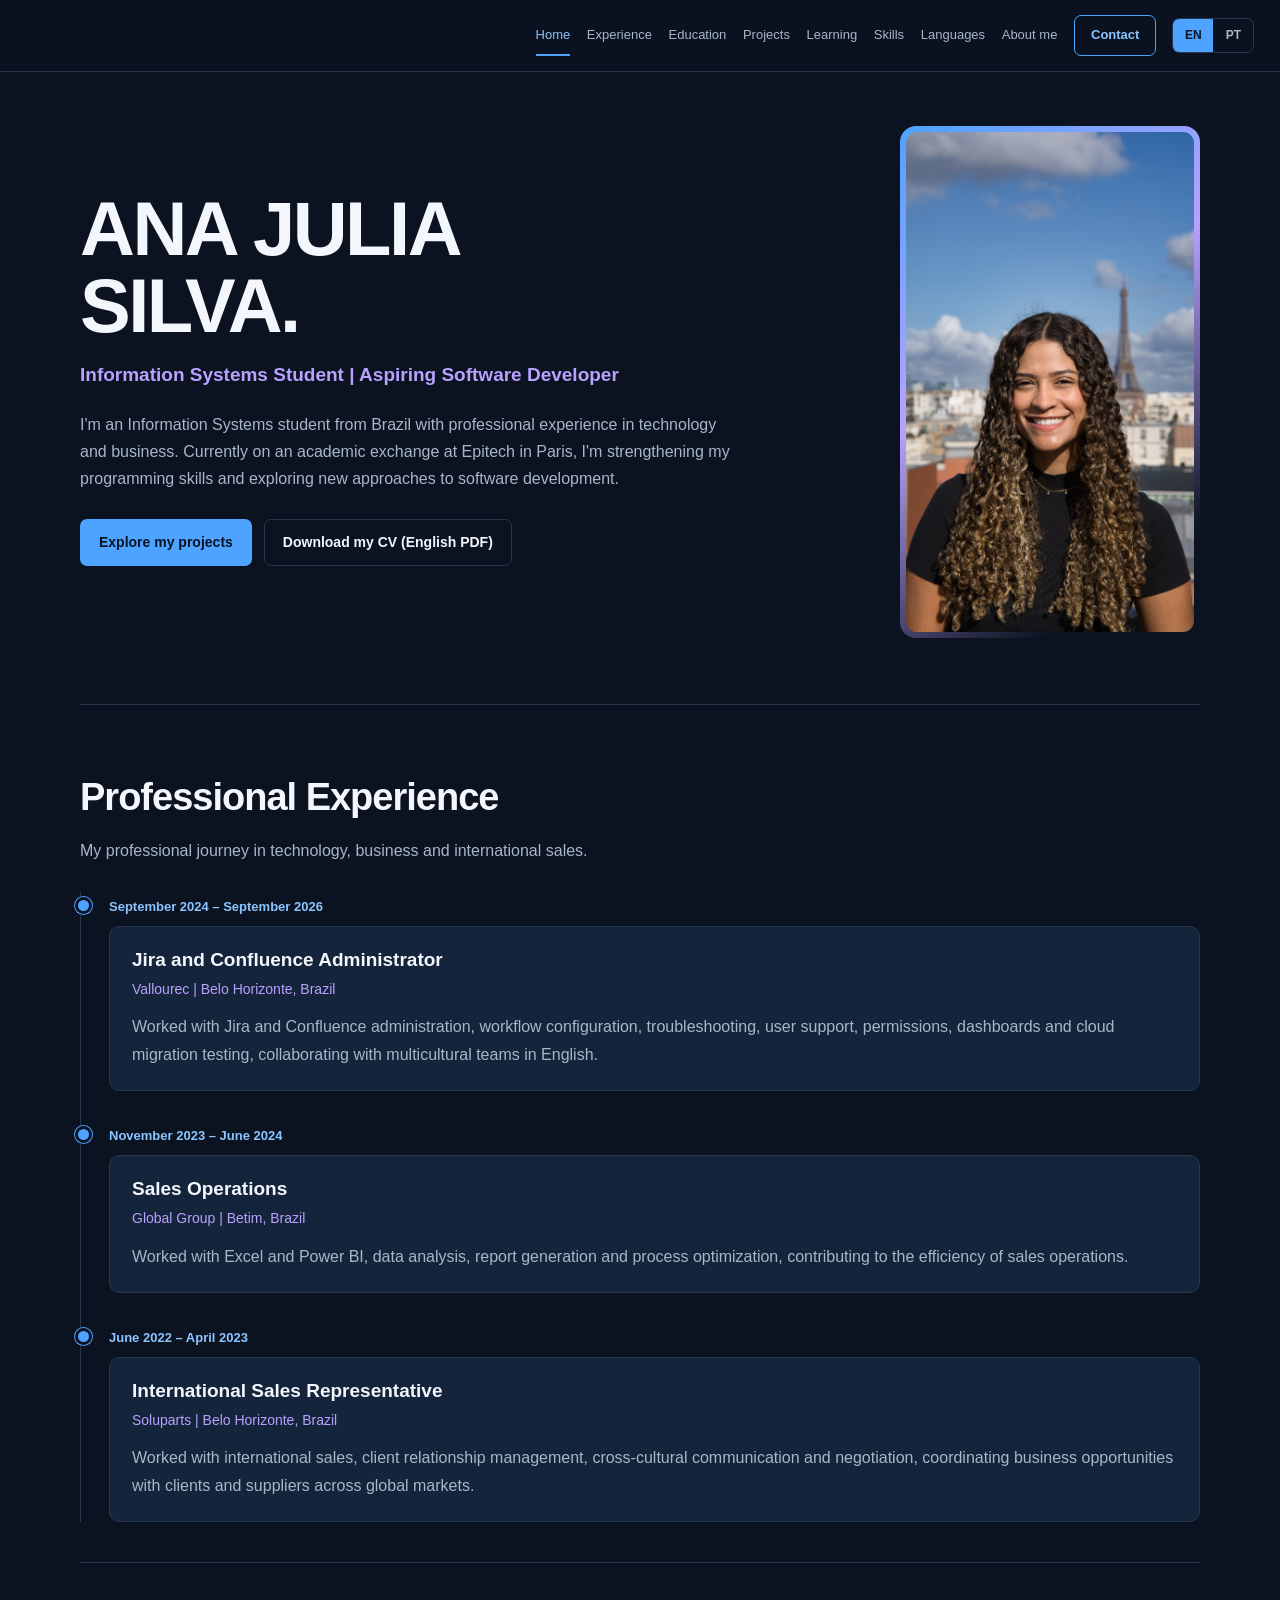
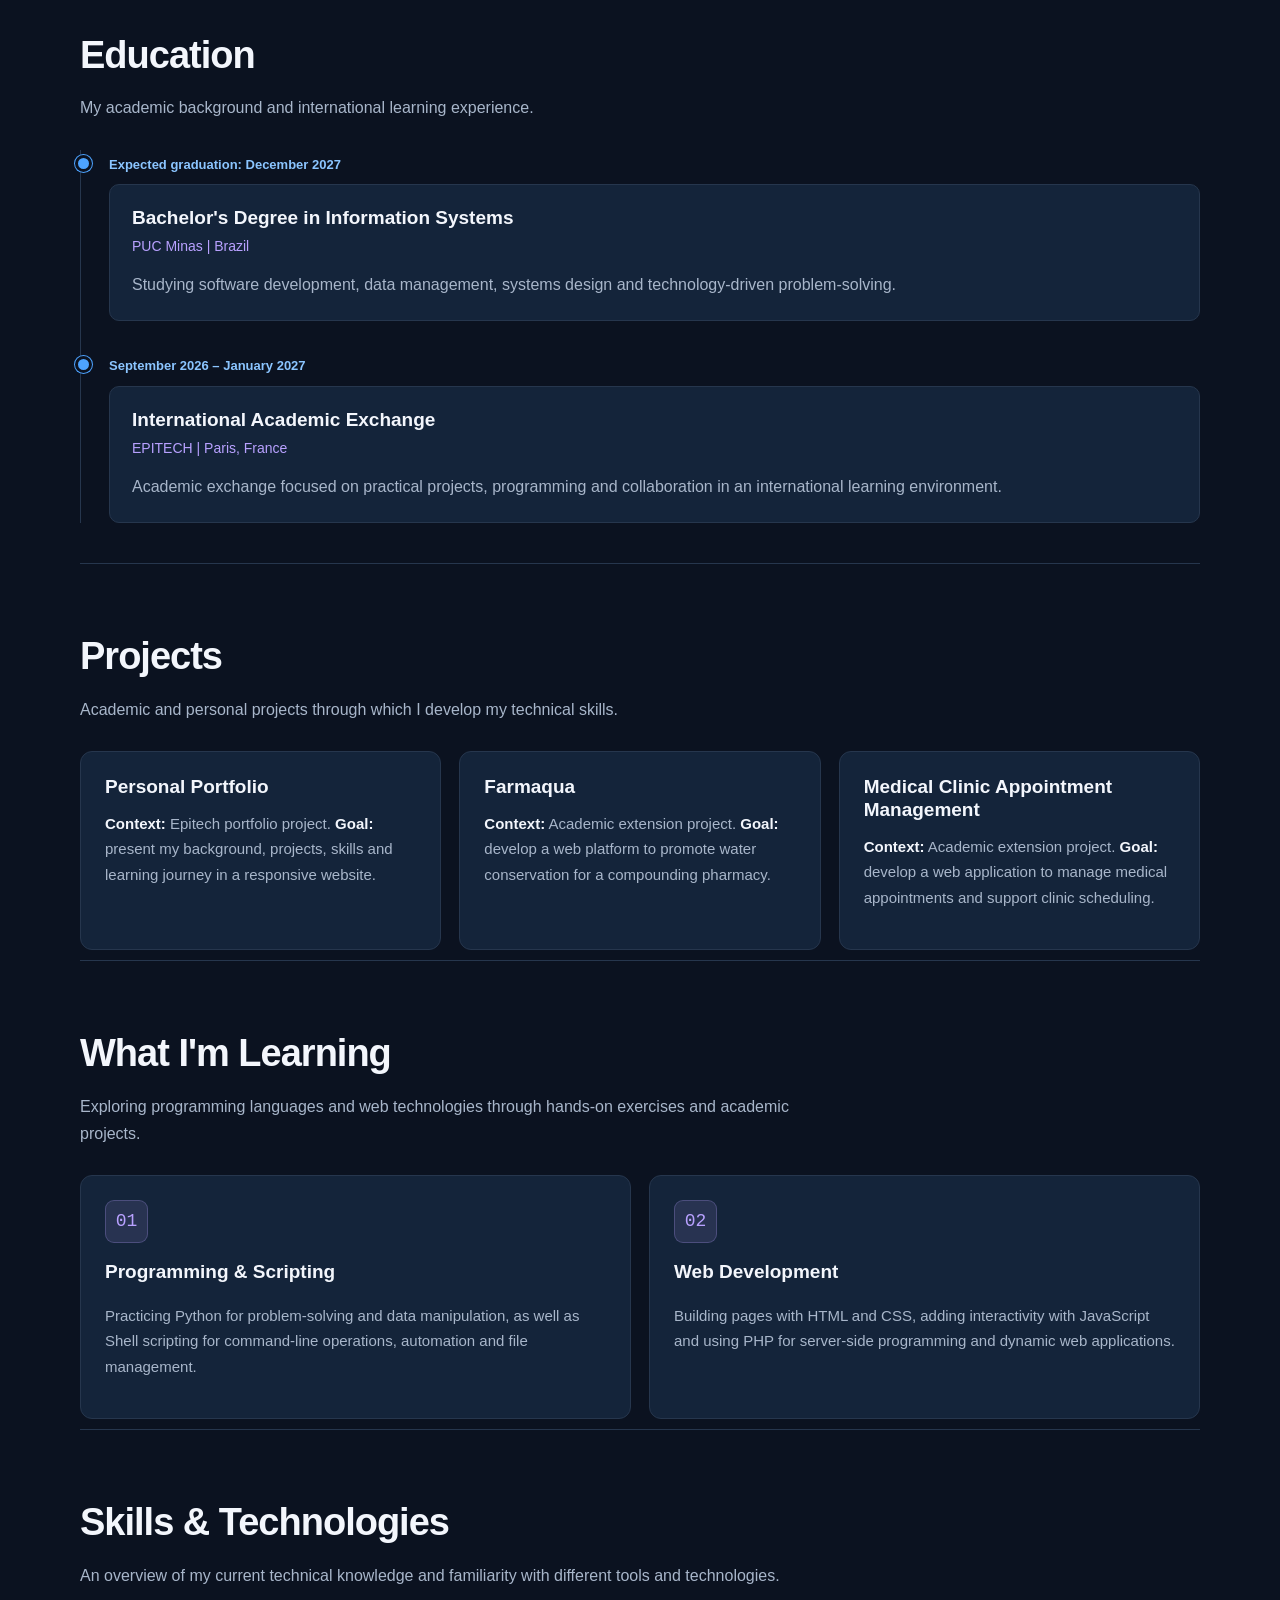
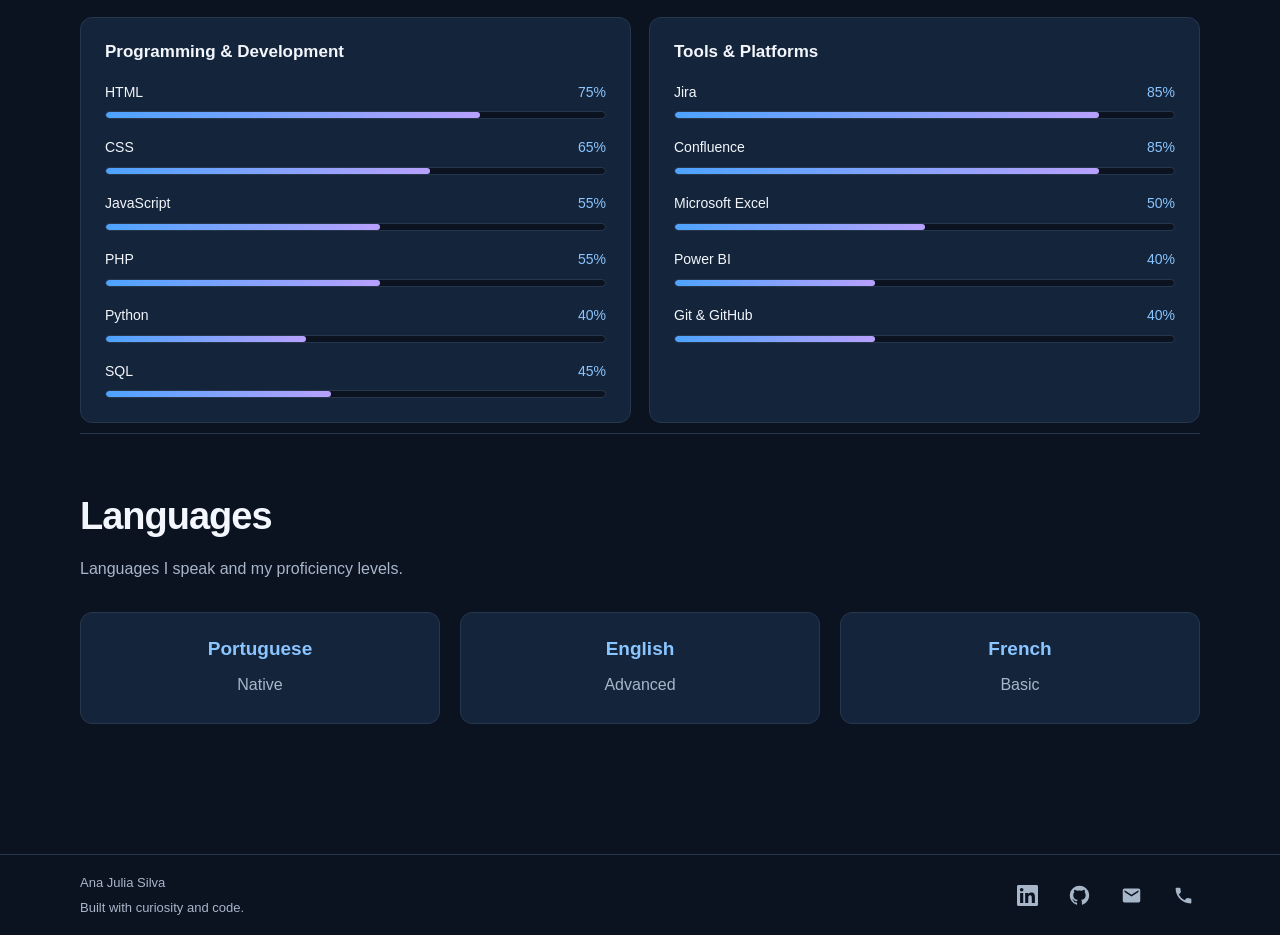
<file: index.html>
<!DOCTYPE html>
<html lang="en">
<head>
    <meta charset="UTF-8">
    <meta name="viewport" content="width=device-width, initial-scale=1.0">

    <title>Ana Julia Silva | Portfolio</title>
    <meta name="description" content="Ana Julia Silva's portfolio. Information Systems student interested in technology and software development.">

    <!-- SEO: Social media preview -->
    <meta property="og:type" content="website">
    <meta property="og:title" content="Ana Julia Silva | IT Portfolio">
    <meta property="og:description" content="Discover Ana Julia Silva's experience, education, projects and skills in technology.">

    <link rel="stylesheet" href="css/style.css">
    <script src="js/script.js" defer></script>
</head>

<body>

<a href="#main" class="skip-link" data-i18n="skip">Skip to content</a>

<header class="header">
    <div class="nav-container">

        <button class="menu-toggle" id="menu-toggle"
            type="button"
            aria-label="Open navigation menu"
            aria-expanded="false"
            aria-controls="main-nav">
            <span></span>
            <span></span>
            <span></span>
        </button>

        <nav class="nav" id="main-nav" aria-label="Main navigation">

            <a href="#home" class="nav-link" data-i18n="nav_home">Home</a>
            <a href="#experience" class="nav-link" data-i18n="nav_exp">Experience</a>
            <a href="#education" class="nav-link" data-i18n="nav_education">Education</a>
            <a href="#projects" class="nav-link" data-i18n="nav_proj">Projects</a>
            <a href="#learning" class="nav-link" data-i18n="nav_learning">Learning</a>
            <a href="#skills" class="nav-link" data-i18n="nav_skills">Skills</a>
            <a href="#languages" class="nav-link" data-i18n="nav_languages">Languages</a>
            <a href="about.html" class="nav-link" data-i18n="nav_about">About me</a>
            <a href="contact.html" class="nav-link nav-link-contact" data-i18n="nav_contact"> Contact </a>

        </nav>

        <div class="header-tools">
            <div class="lang-switch" role="group" aria-label="Language">

                <button type="button" data-lang="en"
                    aria-pressed="true">EN</button>

                <button type="button" data-lang="pt"
                    aria-pressed="false">PT</button>

            </div>
        </div>

    </div>
</header>


<main id="main">

    <!-- INTRODUCTION -->

    <section class="hero section-container" id="home">

        <div class="hero-intro">

            <h1>
                ANA JULIA
                <span>SILVA.</span>
            </h1>

            <p class="hero-role" data-i18n="hero_role">
                Information Systems Student | Aspiring Software Developer
            </p>

        </div>

        <div class="hero-body">

            <p class="hero-description" data-i18n="hero_desc">
                I'm an Information Systems student from Brazil with professional
                experience in technology and business. Currently on an academic
                exchange at Epitech in Paris, I'm strengthening my programming
                skills and exploring new approaches to software development.
            </p>

            <div class="hero-buttons">

                <a href="#projects" class="button button-primary"
                    data-i18n="btn_work">
                    Explore my projects
                </a>

                <a href="assets/AnaCV.pdf" id="cv-download" class="button button-secondary" download data-i18n="btn_cv"> Download my CV (English PDF) 

                </a>

            </div>

        </div>

        <div class="hero-visual">

            <div class="photo-frame">
                <img
                    src="images/profile.jpeg"
                    alt="Ana Julia Silva"
                    class="profile-photo"
                    width="400"
                    height="500">
            </div>


        </div>

    </section>


    <!-- PROFESSIONAL EXPERIENCE -->

    <section class="section section-container" id="experience">

        <div class="section-heading">

            <h2 data-i18n="exp_title">Professional Experience</h2>

            <p class="section-intro" data-i18n="exp_intro">
                My professional journey in technology, business and international sales.
            </p>

        </div>

        <div class="timeline">

            <article class="timeline-item">

                <span class="timeline-date" data-i18n="exp1_date">
                    September 2024 – September 2026
                </span>

                <div class="timeline-content">

                    <h3 data-i18n="exp1_title">
                        Jira and Confluence Administrator
                    </h3>

                    <p class="item-subtitle" data-i18n="exp1_sub">
                        Vallourec | Belo Horizonte, Brazil
                    </p>

                    <p data-i18n="exp1_text">
                        Worked with Jira and Confluence administration,
                        workflow configuration, troubleshooting, user support,
                        permissions, dashboards and cloud migration testing,
                        collaborating with multicultural teams in English.
                    </p>

                </div>

            </article>


            <article class="timeline-item">

                <span class="timeline-date" data-i18n="exp2_date">
                    November 2023 – June 2024
                </span>

                <div class="timeline-content">

                    <h3 data-i18n="exp2_title">Sales Operations</h3>

                    <p class="item-subtitle" data-i18n="exp2_sub">
                        Global Group | Betim, Brazil
                    </p>

                    <p data-i18n="exp2_text">
                        Worked with Excel and Power BI, data analysis,
                        report generation and process optimization,
                        contributing to the efficiency of sales operations.
                    </p>

                </div>

            </article>


            <article class="timeline-item">

                <span class="timeline-date" data-i18n="exp3_date">
                    June 2022 – April 2023
                </span>

                <div class="timeline-content">

                    <h3 data-i18n="exp3_title">
                        International Sales Representative
                    </h3>

                    <p class="item-subtitle" data-i18n="exp3_sub">
                        Soluparts | Belo Horizonte, Brazil
                    </p>

                    <p data-i18n="exp3_text">
                        Worked with international sales, client relationship
                        management, cross-cultural communication and negotiation,
                        coordinating business opportunities with clients and
                        suppliers across global markets.
                    </p>

                </div>

            </article>

        </div>

    </section>


    <!-- EDUCATION -->

    <section class="section section-container" id="education">

        <div class="section-heading">

            <h2 data-i18n="education_title">Education</h2>

            <p class="section-intro" data-i18n="education_intro">
                My academic background and international learning experience.
            </p>

        </div>

        <div class="timeline">

            <article class="timeline-item">

                <span class="timeline-date" data-i18n="edu1_date">
                    Expected graduation: December 2027
                </span>

                <div class="timeline-content">

                    <h3 data-i18n="edu1_title">
                        Bachelor's Degree in Information Systems
                    </h3>

                    <p class="item-subtitle" data-i18n="edu1_sub">
                        PUC Minas | Brazil
                    </p>

                    <p data-i18n="edu1_text">
                        Studying software development, data management,
                        systems design and technology-driven problem-solving.
                    </p>

                </div>

            </article>


            <article class="timeline-item">

                <span class="timeline-date" data-i18n="edu2_date">
                    September 2026 – January 2027
                </span>

                <div class="timeline-content">

                    <h3 data-i18n="edu2_title">
                        International Academic Exchange
                    </h3>

                    <p class="item-subtitle" data-i18n="edu2_sub">
                        EPITECH | Paris, France
                    </p>

                    <p data-i18n="edu2_text">
                        Academic exchange focused on practical projects,
                        programming and collaboration in an international
                        learning environment.
                    </p>

                </div>

            </article>

        </div>

    </section>


    <!-- PROJECTS -->

    <section class="section section-container" id="projects">

        <div class="section-heading">

            <h2 data-i18n="projects_title">Projects</h2>

            <p class="section-intro" data-i18n="projects_intro">
                Academic and personal projects through which I develop my technical skills.
            </p>

        </div>

        <div class="project-grid">

            <article class="project-card">

                <h3 data-i18n="p1_title">Personal Portfolio</h3>

                <p data-i18n="p1_desc">
                    <strong>Context:</strong> Epitech portfolio project.
                    <strong>Goal:</strong> present my background, projects,
                    skills and learning journey in a responsive website.
                </p>

            </article>


            <article class="project-card">

                <h3 data-i18n="p2_title">Farmaqua</h3>

                <p data-i18n="p2_desc">
                    <strong>Context:</strong> Academic extension project.
                    <strong>Goal:</strong> develop a web platform to promote
                    water conservation for a compounding pharmacy.
                </p>

            </article>


            <article class="project-card">

                <h3 data-i18n="p3_title">
                    Medical Clinic Appointment Management
                </h3>

                <p data-i18n="p3_desc">
                    <strong>Context:</strong> Academic extension project.
                    <strong>Goal:</strong> develop a web application to
                    manage medical appointments and support clinic scheduling.
                </p>

            </article>

        </div>

    </section>


    <!-- LEARNING -->

    <section class="section section-container" id="learning">

        <div class="section-heading">

            <h2 data-i18n="learning_title">What I'm Learning</h2>

            <p class="section-intro" data-i18n="learning_intro">
                Exploring programming languages and web technologies through
                hands-on exercises and academic projects.
            </p>

        </div>

        <div class="learning-grid">

            <article class="learning-card">

                <span class="learning-icon">01</span>

                <h3 data-i18n="learning1">
                    Programming & Scripting
                </h3>

                <p data-i18n="learning1_desc">
                    Practicing Python for problem-solving and data manipulation,
                    as well as Shell scripting for command-line operations,
                    automation and file management.
                </p>

            </article>


            <article class="learning-card">

                <span class="learning-icon">02</span>

                <h3 data-i18n="learning2">
                    Web Development
                </h3>

                <p data-i18n="learning2_desc">
                    Building pages with HTML and CSS, adding interactivity
                    with JavaScript and using PHP for server-side programming
                    and dynamic web applications.
                </p>

            </article>

        </div>

    </section>


    <!-- SKILLS AND TECHNOLOGIES -->

    <section class="section section-container" id="skills">

        <div class="section-heading">

            <h2 data-i18n="skills_title">Skills & Technologies</h2>

            <p class="section-intro" data-i18n="skills_intro">
                An overview of my current technical knowledge and familiarity
                with different tools and technologies.
            </p>

        </div>

        <div class="skills-layout">

            <article class="skill-group">

                <h3 data-i18n="skill_programming">
                    Programming & Development
                </h3>

                <div class="skill">

                    <div class="skill-heading">
                        <span>HTML</span>
                        <span>75%</span>
                    </div>

                    <div class="skill-track">
                        <div class="skill-fill" style="--level:75%"></div>
                    </div>

                </div>


                <div class="skill">

                    <div class="skill-heading">
                        <span>CSS</span>
                        <span>65%</span>
                    </div>

                    <div class="skill-track">
                        <div class="skill-fill" style="--level:65%"></div>
                    </div>

                </div>


                <div class="skill">

                    <div class="skill-heading">
                        <span>JavaScript</span>
                        <span>55%</span>
                    </div>

                    <div class="skill-track">
                        <div class="skill-fill" style="--level:55%"></div>
                    </div>

                </div>


                <div class="skill">

                    <div class="skill-heading">
                        <span>PHP</span>
                        <span>55%</span>
                    </div>

                    <div class="skill-track">
                        <div class="skill-fill" style="--level:55%"></div>
                    </div>

                </div>


                <div class="skill">

                    <div class="skill-heading">
                        <span>Python</span>
                        <span>40%</span>
                    </div>

                    <div class="skill-track">
                        <div class="skill-fill" style="--level:40%"></div>
                    </div>

                </div>


                <div class="skill">

                    <div class="skill-heading">
                        <span>SQL</span>
                        <span>45%</span>
                    </div>

                    <div class="skill-track">
                        <div class="skill-fill" style="--level:45%"></div>
                    </div>

                </div>

            </article>


            <article class="skill-group">

                <h3 data-i18n="skill_tools">Tools & Platforms</h3>

                <div class="skill">

                    <div class="skill-heading">
                        <span>Jira</span>
                        <span>85%</span>
                    </div>

                    <div class="skill-track">
                        <div class="skill-fill" style="--level:85%"></div>
                    </div>

                </div>


                <div class="skill">

                    <div class="skill-heading">
                        <span>Confluence</span>
                        <span>85%</span>
                    </div>

                    <div class="skill-track">
                        <div class="skill-fill" style="--level:85%"></div>
                    </div>

                </div>


                <div class="skill">

                    <div class="skill-heading">
                        <span>Microsoft Excel</span>
                        <span>50%</span>
                    </div>

                    <div class="skill-track">
                        <div class="skill-fill" style="--level:50%"></div>
                    </div>

                </div>


                <div class="skill">

                    <div class="skill-heading">
                        <span>Power BI</span>
                        <span>40%</span>
                    </div>

                    <div class="skill-track">
                        <div class="skill-fill" style="--level:40%"></div>
                    </div>

                </div>


                <div class="skill">

                    <div class="skill-heading">
                        <span>Git & GitHub</span>
                        <span>40%</span>
                    </div>

                    <div class="skill-track">
                        <div class="skill-fill" style="--level:40%"></div>
                    </div>

                </div>

            </article>

        </div>

    </section>

    <!-- LANGUAGES SECTION -->
    <section class="section section-container languages-section" id="languages">

        <div class="section-heading">
            <h2 data-i18n="languages_title">Languages</h2>

            <p class="section-intro" data-i18n="languages_intro">
                Languages I speak and my proficiency levels.
            </p>
        </div>

        <div class="languages-grid">

            <div class="language-card">
                <h3 data-i18n="language_portuguese">Portuguese</h3>
                <p data-i18n="level_native">Native</p>
            </div>

            <div class="language-card">
                <h3 data-i18n="language_english">English</h3>
                <p data-i18n="level_advanced">Advanced</p>
            </div>

            <div class="language-card">
                <h3 data-i18n="language_french">French</h3>
                <p data-i18n="level_basic">Basic</p>
            </div>

        </div>
    </section>

</main>



<footer class="footer">
    <div class="footer-content">

        <div class="footer-copy">
            <span>Ana Julia Silva</span>
            <span data-i18n="footer_text">Built with curiosity and code.</span>
        </div>

        <div class="footer-social" aria-label="Contact links">

            <!-- LinkedIn -->
            <a href="https://www.linkedin.com/in/aanajuliasilva"
               target="_blank" rel="noopener noreferrer"
               aria-label="LinkedIn">
                <svg viewBox="0 0 24 24" aria-hidden="true">
                    <path d="M20.45 20.45h-3.56v-5.57c0-1.33-.02-3.04-1.85-3.04-1.85 0-2.13 1.44-2.13 2.94v5.67H9.35V9h3.42v1.56h.05c.48-.9 1.64-1.85 3.37-1.85 3.6 0 4.27 2.37 4.27 5.46v6.28ZM5.34 7.43a2.06 2.06 0 1 1 0-4.12 2.06 2.06 0 0 1 0 4.12ZM7.12 20.45H3.56V9h3.56v11.45ZM22.22 0H1.77C.79 0 0 .77 0 1.72v20.56C0 23.23.79 24 1.77 24h20.45c.98 0 1.78-.77 1.78-1.72V1.72C24 .77 23.2 0 22.22 0Z"/>
                </svg>
            </a>

            <!-- GitHub -->
            <a href="https://github.com/anajuslv"
               target="_blank" rel="noopener noreferrer"
               aria-label="GitHub">
                <svg viewBox="0 0 24 24" aria-hidden="true">
                    <path d="M12 .9a11.1 11.1 0 0 0-3.51 21.63c.55.1.76-.24.76-.54v-2.1c-3.1.67-3.76-1.32-3.76-1.32-.5-1.28-1.23-1.62-1.23-1.62-1.01-.69.08-.68.08-.68 1.12.08 1.7 1.15 1.7 1.15.99 1.69 2.6 1.2 3.23.92.1-.72.39-1.2.7-1.48-2.48-.28-5.09-1.24-5.09-5.52 0-1.22.44-2.22 1.15-3-.12-.28-.5-1.42.11-2.96 0 0 .94-.3 3.05 1.14a10.6 10.6 0 0 1 5.55 0c2.12-1.44 3.05-1.14 3.05-1.14.61 1.54.23 2.68.12 2.96.71.78 1.14 1.78 1.14 3.01 0 4.29-2.61 5.23-5.1 5.5.4.35.75 1.02.75 2.06v3.08c0 .3.2.65.76.54A11.1 11.1 0 0 0 12 .9Z"/>
                </svg>
            </a>

            <!-- Email -->
            <a href="mailto:anajuliasilva75@gmail.com"
               aria-label="Email">
                <svg viewBox="0 0 24 24" aria-hidden="true">
                    <path d="M20 4H4a2 2 0 0 0-2 2v12a2 2 0 0 0 2 2h16a2 2 0 0 0 2-2V6a2 2 0 0 0-2-2Zm0 4-8 5-8-5V6l8 5 8-5v2Z"/>
                </svg>
            </a>

            <!-- Phone -->
            <a href="tel:+5531975624223"
               aria-label="Phone">
                <svg viewBox="0 0 24 24" aria-hidden="true">
                    <path d="M6.62 10.79a15.05 15.05 0 0 0 6.59 6.59l2.2-2.2a1 1 0 0 1 1.02-.24c1.12.37 2.33.56 3.57.56a1 1 0 0 1 1 1V20a1 1 0 0 1-1 1C10.61 21 3 13.39 3 4a1 1 0 0 1 1-1h3.5a1 1 0 0 1 1 1c0 1.24.19 2.45.56 3.57a1 1 0 0 1-.25 1.02l-2.19 2.2Z"/>
                </svg>
            </a>

        </div>
    </div>
</footer>


</body>
</html>
</file>
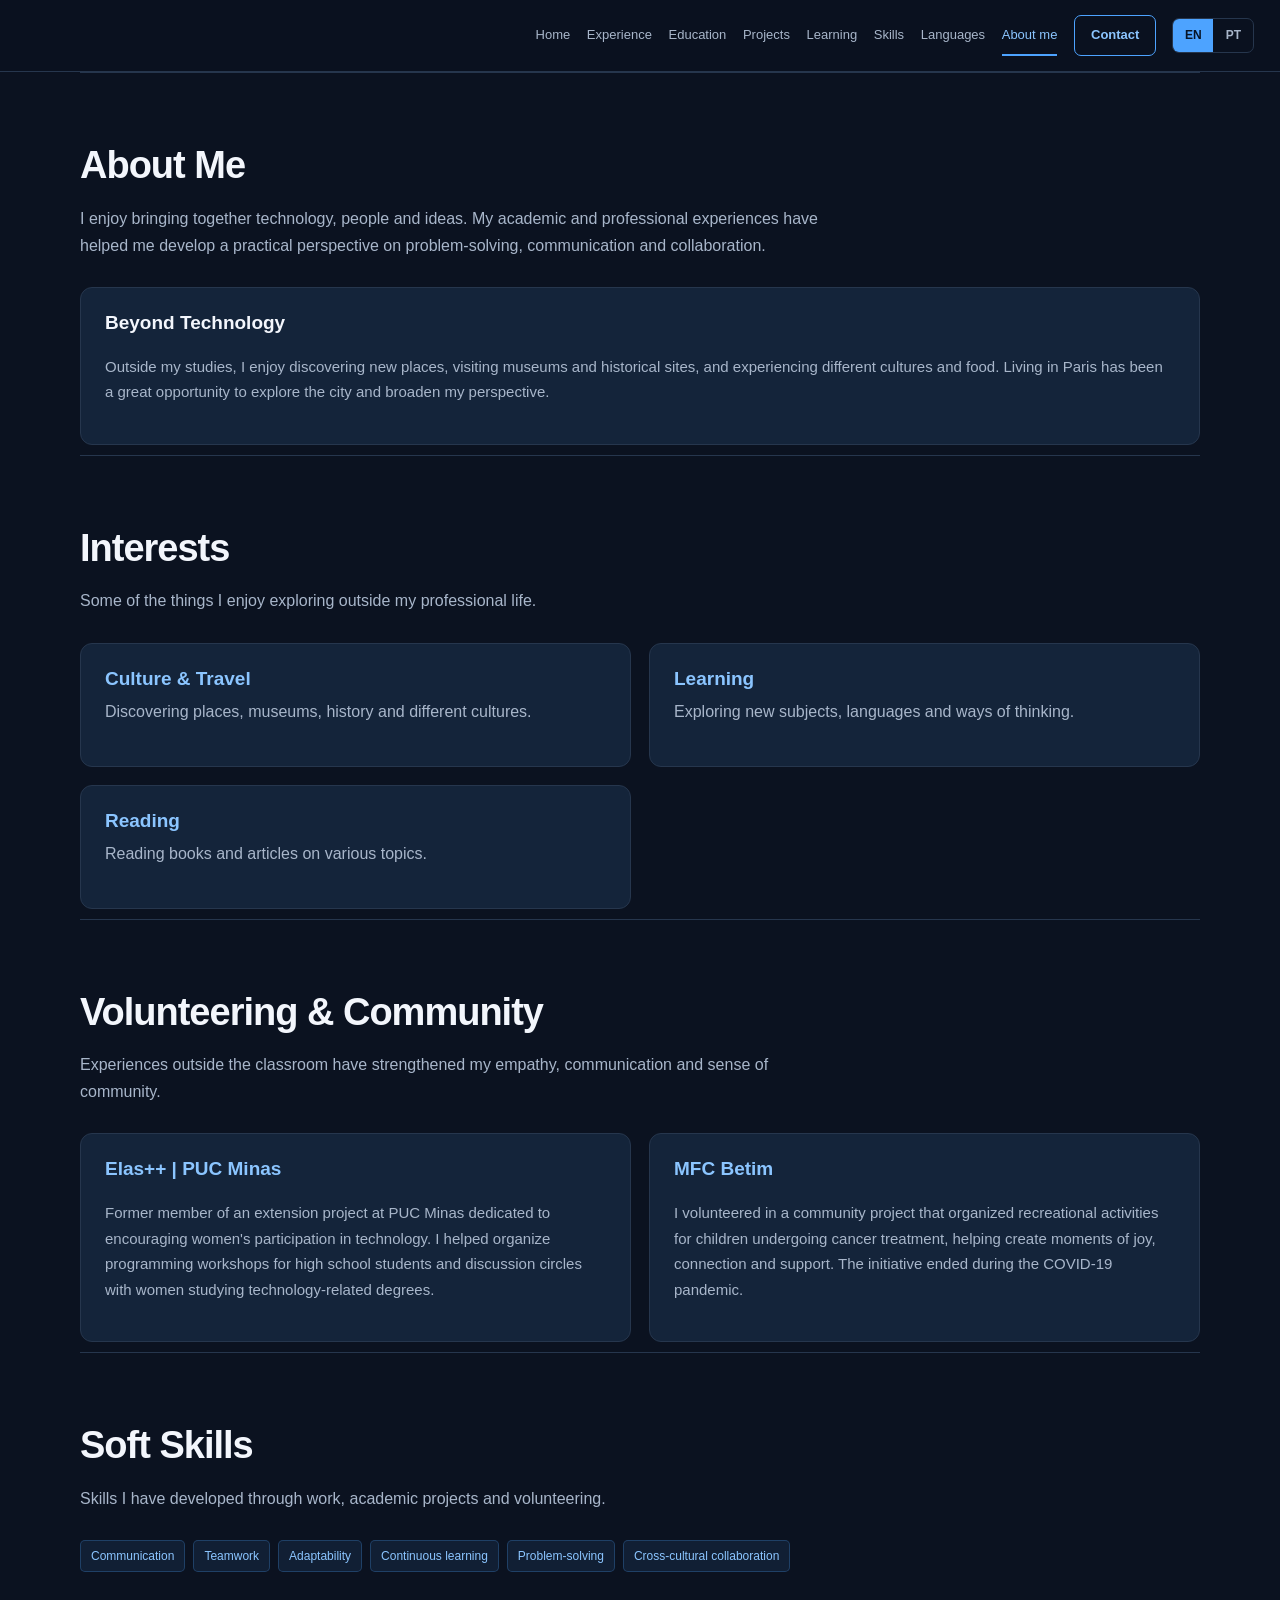
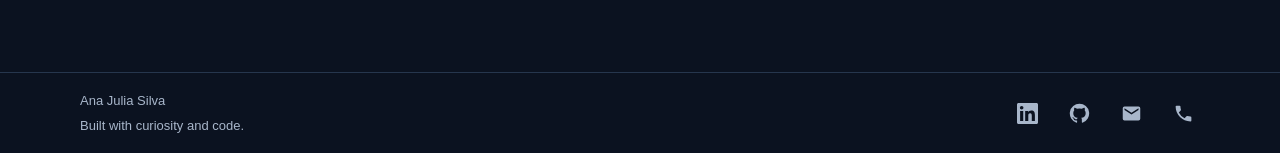
<file: about.html>
<!DOCTYPE html>
<html lang="en">
<head>
    <meta charset="UTF-8">
    <meta name="viewport" content="width=device-width, initial-scale=1.0">

    <title>About Me | Ana Julia Silva</title>

    <meta name="description" content="Learn more about Ana Julia Silva, her interests, volunteering experience, personal background and soft skills.">

    <meta property="og:type" content="website">
    <meta property="og:title" content="About Me | Ana Julia Silva">
    <meta property="og:description" content="Discover Ana Julia Silva's background, interests and volunteering experience.">

    <link rel="stylesheet" href="css/style.css">
    <script src="js/script.js" defer></script>
</head>

<body>

<a href="#main" class="skip-link" data-i18n="skip">Skip to content</a>

<header class="header">
    <div class="nav-container">

        <button
            class="menu-toggle"
            id="menu-toggle"
            type="button"
            aria-label="Open navigation menu"
            aria-expanded="false"
            aria-controls="main-nav">
            <span></span>
            <span></span>
            <span></span>
        </button>

        <nav class="nav" id="main-nav" aria-label="Main navigation">
            <a href="index.html" class="nav-link" data-i18n="nav_home">Home</a>
            <a href="index.html#experience" class="nav-link" data-i18n="nav_exp">Experience</a>
            <a href="index.html#education" class="nav-link" data-i18n="nav_education">Education</a>
            <a href="index.html#projects" class="nav-link" data-i18n="nav_proj">Projects</a>
            <a href="index.html#learning" class="nav-link" data-i18n="nav_learning">Learning</a>
            <a href="index.html#skills" class="nav-link" data-i18n="nav_skills">Skills</a>
            <a href="index.html#languages" class="nav-link" data-i18n="nav_languages">Languages</a>
            <a href="about.html" class="nav-link active" aria-current="page" data-i18n="nav_about">About me</a>
            <a href="contact.html" class="nav-link nav-link-contact" data-i18n="nav_contact">Contact</a>
        </nav>

        <div class="header-tools">
            <div class="lang-switch" role="group" aria-label="Language">
                <button type="button" data-lang="en" aria-pressed="true">EN</button>
                <button type="button" data-lang="pt" aria-pressed="false">PT</button>
            </div>
        </div>

    </div>
</header>

<main id="main">

    <!-- ABOUT ME -->
    <section class="section section-container">

        <div class="section-heading">
            <h2 data-i18n="about_title">About Me</h2>

            <p class="section-intro" data-i18n="about_intro">
                I enjoy bringing together technology, people and ideas.
                My academic and professional experiences have helped me
                develop a practical perspective on problem-solving,
                communication and collaboration.
            </p>
        </div>

        <article class="card">
            <h3 data-i18n="about_personal_title">Beyond Technology</h3>

            <p data-i18n="about_personal">
                Outside my studies, I enjoy discovering new places,
                visiting museums and historical sites, and experiencing
                different cultures and food. Living in Paris has been a
                great opportunity to explore the city and broaden my perspective.
            </p>
        </article>

    </section>

    <!-- HOBBIES AND INTERESTS -->
    <section class="section section-container">

        <div class="section-heading">
            <h2 data-i18n="about_interests">Interests</h2>

            <p class="section-intro" data-i18n="interests_intro">
                Some of the things I enjoy exploring outside my professional life.
            </p>
        </div>

        <div class="interest-grid">

            <article class="interest-card">
                <h3 data-i18n="interest1">Culture & Travel</h3>

                <p class="muted" data-i18n="interest1_desc">
                    Discovering places, museums, history and different cultures.
                </p>
            </article>

            <article class="interest-card">
                <h3 data-i18n="interest2">Learning</h3>

                <p class="muted" data-i18n="interest2_desc">
                    Exploring new subjects, languages and ways of thinking.
                </p>
            </article>

            <article class="interest-card">
                <h3 data-i18n="interest3">Reading</h3>

                <p class="muted" data-i18n="interest3_desc">
                    Reading books and articles on various topics.
                </p>
            </article>

        </div>

    </section>

    <!-- VOLUNTEERING -->
    <section class="section section-container">

        <div class="section-heading">
            <h2 data-i18n="volunteer_title">Volunteering & Community</h2>

            <p class="section-intro" data-i18n="volunteer_intro">
                Experiences outside the classroom have strengthened my
                empathy, communication and sense of community.
            </p>
        </div>

        <div class="volunteering-grid">

            <article class="volunteering-card">
                <h3>Elas++ | PUC Minas</h3>

                <p data-i18n="elas_text">
                    Former member of an extension project at PUC Minas
                    dedicated to encouraging women's participation in technology.
                    I helped organize programming workshops for high school
                    students and discussion circles with women studying
                    technology-related degrees.
                </p>
            </article>

            <article class="volunteering-card">
                <h3>MFC Betim</h3>

                <p data-i18n="mfc_text">
                    I volunteered in a community project that organized
                    recreational activities for children undergoing cancer
                    treatment, helping create moments of joy, connection
                    and support. The initiative ended during the COVID-19 pandemic.
                </p>
            </article>

        </div>

    </section>

    <!-- SOFT SKILLS -->
    <section class="section section-container">

        <div class="section-heading">
            <h2 data-i18n="soft_title">Soft Skills</h2>

            <p class="section-intro" data-i18n="soft_intro">
                Skills I have developed through work, academic projects and volunteering.
            </p>
        </div>

        <div class="tag-list">
            <span class="tag" data-i18n="soft1">Communication</span>
            <span class="tag" data-i18n="soft2">Teamwork</span>
            <span class="tag" data-i18n="soft3">Adaptability</span>
            <span class="tag" data-i18n="soft4">Continuous learning</span>
            <span class="tag" data-i18n="soft5">Problem-solving</span>
            <span class="tag" data-i18n="soft6">Cross-cultural collaboration</span>
        </div>

    </section>

</main>

<footer class="footer">
    <div class="footer-content">

        <div class="footer-copy">
            <span>Ana Julia Silva</span>
            <span data-i18n="footer_text">Built with curiosity and code.</span>
        </div>

        <div class="footer-social" role="group" aria-label="Contact links">

            <a href="https://www.linkedin.com/in/aanajuliasilva"
               target="_blank"
               rel="noopener noreferrer"
               aria-label="LinkedIn">
                <svg viewBox="0 0 24 24" aria-hidden="true">
                    <path d="M20.45 20.45h-3.56v-5.57c0-1.33-.02-3.04-1.85-3.04-1.85 0-2.13 1.44-2.13 2.94v5.67H9.35V9h3.42v1.56h.05c.48-.9 1.64-1.85 3.37-1.85 3.6 0 4.27 2.37 4.27 5.46v6.28ZM5.34 7.43a2.06 2.06 0 1 1 0-4.12 2.06 2.06 0 0 1 0 4.12ZM7.12 20.45H3.56V9h3.56v11.45ZM22.22 0H1.77C.79 0 0 .77 0 1.72v20.56C0 23.23.79 24 1.77 24h20.45c.98 0 1.78-.77 1.78-1.72V1.72C24 .77 23.2 0 22.22 0Z"/>
                </svg>
            </a>

            <a href="https://github.com/anajuslv"
               target="_blank"
               rel="noopener noreferrer"
               aria-label="GitHub">
                <svg viewBox="0 0 24 24" aria-hidden="true">
                    <path d="M12 .9a11.1 11.1 0 0 0-3.51 21.63c.55.1.76-.24.76-.54v-2.1c-3.1.67-3.76-1.32-3.76-1.32-.5-1.28-1.23-1.62-1.23-1.62-1.01-.69.08-.68.08-.68 1.12.08 1.7 1.15 1.7 1.15.99 1.69 2.6 1.2 3.23.92.1-.72.39-1.2.7-1.48-2.48-.28-5.09-1.24-5.09-5.52 0-1.22.44-2.22 1.15-3-.12-.28-.5-1.42.11-2.96 0 0 .94-.3 3.05 1.14a10.6 10.6 0 0 1 5.55 0c2.12-1.44 3.05-1.14 3.05-1.14.61 1.54.23 2.68.12 2.96.71.78 1.14 1.78 1.14 3.01 0 4.29-2.61 5.23-5.1 5.5.4.35.75 1.02.75 2.06v3.08c0 .3.2.65.76.54A11.1 11.1 0 0 0 12 .9Z"/>
                </svg>
            </a>

            <a href="mailto:anajuliasilva75@gmail.com" aria-label="Email">
                <svg viewBox="0 0 24 24" aria-hidden="true">
                    <path d="M20 4H4a2 2 0 0 0-2 2v12a2 2 0 0 0 2 2h16a2 2 0 0 0 2-2V6a2 2 0 0 0-2-2Zm0 4-8 5-8-5V6l8 5 8-5v2Z"/>
                </svg>
            </a>

            <a href="tel:+5531975624223" aria-label="Phone">
                <svg viewBox="0 0 24 24" aria-hidden="true">
                    <path d="M6.62 10.79a15.05 15.05 0 0 0 6.59 6.59l2.2-2.2a1 1 0 0 1 1.02-.24c1.12.37 2.33.56 3.57.56a1 1 0 0 1 1 1V20a1 1 0 0 1-1 1C10.61 21 3 13.39 3 4a1 1 0 0 1 1-1h3.5a1 1 0 0 1 1 1c0 1.24.19 2.45.56 3.57a1 1 0 0 1-.25 1.02l-2.19 2.2Z"/>
                </svg>
            </a>

        </div>
    </div>
</footer>

</body>
</html>
</file>
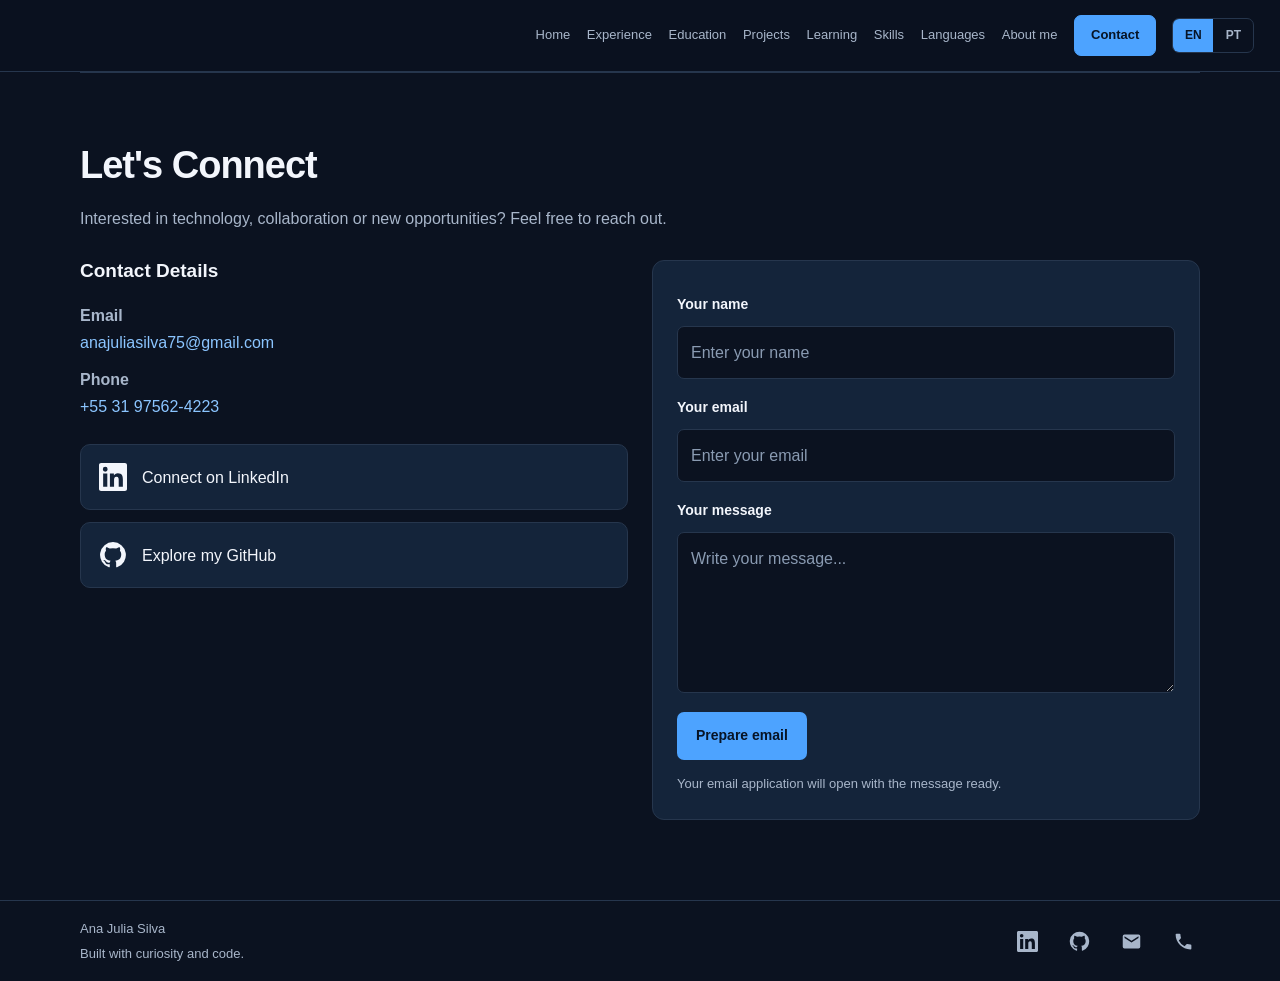
<file: contact.html>
<!DOCTYPE html>
<html lang="en">
<head>
    <meta charset="UTF-8">
    <meta name="viewport" content="width=device-width, initial-scale=1.0">

    <title>Contact | Ana Julia Silva</title>

    <meta name="description" content="Get in touch with Ana Julia Silva for professional opportunities, collaboration and discussions about technology.">

    <meta property="og:type" content="website">
    <meta property="og:title" content="Contact | Ana Julia Silva">
    <meta property="og:description" content="Contact Ana Julia Silva through email, LinkedIn or GitHub.">

    <link rel="stylesheet" href="css/style.css">
    <script src="js/script.js" defer></script>
</head>

<body>

<a href="#main" class="skip-link" data-i18n="skip">Skip to content</a>

<header class="header">
    <div class="nav-container">

        <button
            class="menu-toggle"
            id="menu-toggle"
            type="button"
            aria-label="Open navigation menu"
            aria-expanded="false"
            aria-controls="main-nav">
            <span></span>
            <span></span>
            <span></span>
        </button>

        <nav class="nav" id="main-nav" aria-label="Main navigation">

            <a href="index.html" class="nav-link" data-i18n="nav_home">Home</a>
            <a href="index.html#experience" class="nav-link" data-i18n="nav_exp">Experience</a>
            <a href="index.html#education" class="nav-link" data-i18n="nav_education">Education</a>
            <a href="index.html#projects" class="nav-link" data-i18n="nav_proj">Projects</a>
            <a href="index.html#learning" class="nav-link" data-i18n="nav_learning">Learning</a>
            <a href="index.html#skills" class="nav-link" data-i18n="nav_skills">Skills</a>
            <a href="index.html#languages" class="nav-link" data-i18n="nav_languages">Languages</a>
            <a href="about.html" class="nav-link" data-i18n="nav_about">About me</a>
            <a href="contact.html" class="nav-link nav-link-contact active" aria-current="page" data-i18n="nav_contact">Contact</a>

        </nav>

        <div class="header-tools">
            <div class="lang-switch" role="group" aria-label="Language">
                <button type="button" data-lang="en" aria-pressed="true">EN</button>
                <button type="button" data-lang="pt" aria-pressed="false">PT</button>
            </div>
        </div>

    </div>
</header>

<main id="main">

    <section class="section section-container">

        <div class="section-heading">
            <h2 data-i18n="contact_title">Let's Connect</h2>

            <p class="section-intro" data-i18n="contact_intro">
                Interested in technology, collaboration or new opportunities?
                Feel free to reach out.
            </p>
        </div>

        <div class="contact-layout">

            <!-- CONTACT DETAILS -->
            <div>

                <h3 data-i18n="contact_details">Contact Details</h3>

                <p class="contact-detail">
                    <strong data-i18n="email_label">Email</strong><br>
                    <a href="mailto:anajuliasilva75@gmail.com">
                        anajuliasilva75@gmail.com
                    </a>
                </p>

                <p class="contact-detail">
                    <strong data-i18n="phone_label">Phone</strong><br>
                    <a href="tel:+5531975624223">
                        +55 31 97562-4223
                    </a>
                </p>

                <div class="social-grid">

                    <a class="social-link"
                       href="https://www.linkedin.com/in/aanajuliasilva"
                       target="_blank"
                       rel="noopener noreferrer">

                        <svg class="social-icon" viewBox="0 0 24 24" aria-hidden="true">
                            <path d="M20.45 20.45h-3.56v-5.57c0-1.33-.02-3.04-1.85-3.04-1.85 0-2.13 1.44-2.13 2.94v5.67H9.35V9h3.42v1.56h.05c.48-.9 1.64-1.85 3.37-1.85 3.6 0 4.27 2.37 4.27 5.46v6.28ZM5.34 7.43a2.06 2.06 0 1 1 0-4.12 2.06 2.06 0 0 1 0 4.12ZM7.12 20.45H3.56V9h3.56v11.45ZM22.22 0H1.77C.79 0 0 .77 0 1.72v20.56C0 23.23.79 24 1.77 24h20.45c.98 0 1.78-.77 1.78-1.72V1.72C24 .77 23.2 0 22.22 0Z"/>
                        </svg>

                        <span data-i18n="linkedin_label">Connect on LinkedIn</span>
                    </a>

                    <a class="social-link"
                       href="https://github.com/anajuslv"
                       target="_blank"
                       rel="noopener noreferrer">

                        <svg class="social-icon" viewBox="0 0 24 24" aria-hidden="true">
                            <path d="M12 .9a11.1 11.1 0 0 0-3.51 21.63c.55.1.76-.24.76-.54v-2.1c-3.1.67-3.76-1.32-3.76-1.32-.5-1.28-1.23-1.62-1.23-1.62-1.01-.69.08-.68.08-.68 1.12.08 1.7 1.15 1.7 1.15.99 1.69 2.6 1.2 3.23.92.1-.72.39-1.2.7-1.48-2.48-.28-5.09-1.24-5.09-5.52 0-1.22.44-2.22 1.15-3-.12-.28-.5-1.42.11-2.96 0 0 .94-.3 3.05 1.14a10.6 10.6 0 0 1 5.55 0c2.12-1.44 3.05-1.14 3.05-1.14.61 1.54.23 2.68.12 2.96.71.78 1.14 1.78 1.14 3.01 0 4.29-2.61 5.23-5.1 5.5.4.35.75 1.02.75 2.06v3.08c0 .3.2.65.76.54A11.1 11.1 0 0 0 12 .9Z"/>
                        </svg>

                        <span data-i18n="github_label">Explore my GitHub</span>
                    </a>

                </div>

            </div>

            <!-- CONTACT FORM -->
            <form class="contact-form" id="contact-form">

                <label for="name" data-i18n="form_name">Your name</label>

                <input
                    type="text"
                    id="name"
                    name="name"
                    autocomplete="name"
                    required
                    placeholder="Enter your name"
                    data-i18n-attr="placeholder:ph_name">

                <label for="email" data-i18n="form_email">Your email</label>

                <input
                    type="email"
                    id="email"
                    name="email"
                    autocomplete="email"
                    required
                    placeholder="Enter your email"
                    data-i18n-attr="placeholder:ph_email">

                <label for="message" data-i18n="form_message">Your message</label>

                <textarea
                    id="message"
                    name="message"
                    rows="5"
                    required
                    placeholder="Write your message..."
                    data-i18n-attr="placeholder:ph_message"></textarea>

                <button
                    type="submit"
                    class="button button-primary"
                    data-i18n="form_btn">
                    Prepare email
                </button>

                <p
                    class="form-note"
                    id="form-status"
                    aria-live="polite"
                    data-i18n="form_note">
                    Your email application will open with the message ready.
                </p>

            </form>

        </div>

    </section>

</main>

<footer class="footer">
    <div class="footer-content">

        <div class="footer-copy">
            <span>Ana Julia Silva</span>
            <span data-i18n="footer_text">Built with curiosity and code.</span>
        </div>

        <div class="footer-social" role="group" aria-label="Contact links">

            <a href="https://www.linkedin.com/in/aanajuliasilva"
               target="_blank"
               rel="noopener noreferrer"
               aria-label="LinkedIn">
                <svg viewBox="0 0 24 24" aria-hidden="true">
                    <path d="M20.45 20.45h-3.56v-5.57c0-1.33-.02-3.04-1.85-3.04-1.85 0-2.13 1.44-2.13 2.94v5.67H9.35V9h3.42v1.56h.05c.48-.9 1.64-1.85 3.37-1.85 3.6 0 4.27 2.37 4.27 5.46v6.28ZM5.34 7.43a2.06 2.06 0 1 1 0-4.12 2.06 2.06 0 0 1 0 4.12ZM7.12 20.45H3.56V9h3.56v11.45ZM22.22 0H1.77C.79 0 0 .77 0 1.72v20.56C0 23.23.79 24 1.77 24h20.45c.98 0 1.78-.77 1.78-1.72V1.72C24 .77 23.2 0 22.22 0Z"/>
                </svg>
            </a>

            <a href="https://github.com/anajuslv"
               target="_blank"
               rel="noopener noreferrer"
               aria-label="GitHub">
                <svg viewBox="0 0 24 24" aria-hidden="true">
                    <path d="M12 .9a11.1 11.1 0 0 0-3.51 21.63c.55.1.76-.24.76-.54v-2.1c-3.1.67-3.76-1.32-3.76-1.32-.5-1.28-1.23-1.62-1.23-1.62-1.01-.69.08-.68.08-.68 1.12.08 1.7 1.15 1.7 1.15.99 1.69 2.6 1.2 3.23.92.1-.72.39-1.2.7-1.48-2.48-.28-5.09-1.24-5.09-5.52 0-1.22.44-2.22 1.15-3-.12-.28-.5-1.42.11-2.96 0 0 .94-.3 3.05 1.14a10.6 10.6 0 0 1 5.55 0c2.12-1.44 3.05-1.14 3.05-1.14.61 1.54.23 2.68.12 2.96.71.78 1.14 1.78 1.14 3.01 0 4.29-2.61 5.23-5.1 5.5.4.35.75 1.02.75 2.06v3.08c0 .3.2.65.76.54A11.1 11.1 0 0 0 12 .9Z"/>
                </svg>
            </a>

            <a href="mailto:anajuliasilva75@gmail.com" aria-label="Email">
                <svg viewBox="0 0 24 24" aria-hidden="true">
                    <path d="M20 4H4a2 2 0 0 0-2 2v12a2 2 0 0 0 2 2h16a2 2 0 0 0 2-2V6a2 2 0 0 0-2-2Zm0 4-8 5-8-5V6l8 5 8-5v2Z"/>
                </svg>
            </a>

            <a href="tel:+5531975624223" aria-label="Phone">
                <svg viewBox="0 0 24 24" aria-hidden="true">
                    <path d="M6.62 10.79a15.05 15.05 0 0 0 6.59 6.59l2.2-2.2a1 1 0 0 1 1.02-.24c1.12.37 2.33.56 3.57.56a1 1 0 0 1 1 1V20a1 1 0 0 1-1 1C10.61 21 3 13.39 3 4a1 1 0 0 1 1-1h3.5a1 1 0 0 1 1 1c0 1.24.19 2.45.56 3.57a1 1 0 0 1-.25 1.02l-2.19 2.2Z"/>
                </svg>
            </a>

        </div>
    </div>
</footer>

</body>
</html>
</file>
<file: css/style.css>
/* ========================================
   1. VARIABLES AND GENERAL SETTINGS
======================================== */

:root {
    --background: #0b1220;
    --surface: #14243a;
    --surface-light: #1b304a;

    --blue: #4da3ff;
    --blue-light: #8bc5ff;
    --lilac: #b8a1ff;

    --text: #f3f6fc;
    --muted: #a8b6ca;
    --border: #26364d;

    --header-height: 72px;
    --max-width: 1120px;
}

* {
    box-sizing: border-box;
}

html {
    scroll-behavior: smooth;
    scroll-padding-top: 90px;
}

body {
    margin: 0;
    padding-top: var(--header-height);
    background: var(--background);
    color: var(--text);
    font-family: Arial, Helvetica, sans-serif;
    line-height: 1.7;
}

button,
input,
textarea {
    font: inherit;
}

a {
    color: var(--blue-light);
    text-decoration: none;
}

a:hover {
    color: var(--lilac);
}

img {
    display: block;
    max-width: 100%;
}

:focus-visible {
    outline: 2px solid var(--blue-light);
    outline-offset: 3px;
}

h1,
h2,
h3,
p {
    margin-top: 0;
}

h1,
h2,
h3 {
    line-height: 1.2;
}

h2 {
    margin-bottom: 16px;
    font-size: clamp(28px, 4vw, 38px);
    letter-spacing: -1px;
}

h3 {
    font-size: 19px;
}

.muted {
    color: var(--muted);
}


/* ========================================
   2. ACCESSIBILITY
======================================== */

.skip-link {
    position: absolute;
    top: -60px;
    left: 12px;
    z-index: 200;
    padding: 10px 14px;
    background: var(--blue);
    color: #071426;
    border-radius: 6px;
    font-weight: 700;
}

.skip-link:focus {
    top: 12px;
}


/* ========================================
   3. HEADER AND NAVIGATION
======================================== */

.header {
    position: fixed;
    top: 0;
    left: 0;
    z-index: 100;
    width: 100%;
    height: var(--header-height);
    background: rgba(11, 18, 32, .96);
    border-bottom: 1px solid var(--border);
    backdrop-filter: blur(14px);
}

.nav-container {
    display: flex;
    align-items: center;
    justify-content: flex-end;
    gap: 16px;

    width: min(96%, 1450px);
    height: 100%;
    margin: 0 auto;
}

.nav {
    display: flex;
    align-items: center;
    gap: clamp(9px, 1.3vw, 19px);
    margin-left: auto;
}

.nav-link {
    position: relative;
    color: var(--muted);
    font-size: 13px;
    white-space: nowrap;
    transition: color .2s;
}

.nav-link:hover,
.nav-link.active {
    color: var(--blue-light);
}

.nav-link.active:not(.nav-link-contact)::after {
    content: "";
    position: absolute;
    bottom: -9px;
    left: 0;
    width: 100%;
    height: 2px;
    background: var(--blue);
}

.header-tools {
    display: flex;
    align-items: center;
    gap: 12px;
}

.lang-switch {
    display: flex;
    flex-shrink: 0;
    overflow: hidden;
    border: 1px solid var(--border);
    border-radius: 7px;
}

.lang-switch button {
    min-width: 40px;
    padding: 6px 10px;
    background: transparent;
    border: 0;
    color: var(--muted);
    font-size: 12px;
    font-weight: 700;
    cursor: pointer;
}

.lang-switch button[aria-pressed="true"] {
    background: var(--blue);
    color: #071426;
}

.menu-toggle {
    display: none;
    padding: 8px;
    background: transparent;
    border: 1px solid var(--border);
    border-radius: 8px;
    cursor: pointer;
}

.menu-toggle span {
    display: block;
    width: 21px;
    height: 2px;
    margin: 4px 0;
    background: var(--text);
}

/* Contact button in navigation */

.nav .nav-link-contact {
    padding: 8px 16px;
    border: 1px solid var(--blue);
    border-radius: 7px;
    color: var(--blue-light);
    font-weight: 700;
    transition: background .2s, color .2s;
}

.nav .nav-link-contact:hover,
.nav .nav-link-contact.active {
    background: var(--blue);
    color: #071426;
}

.nav .nav-link-contact.active::after {
    display: none;
}


/* ========================================
   4. GENERAL SECTIONS
======================================== */

.section-container {
    width: min(88%, var(--max-width));
    margin: 0 auto;
}

.section {
    padding: 70px 0 10px;
    border-top: 1px solid var(--border);
}

.section-heading {
    margin-bottom: 28px;
}

.section-intro {
    max-width: 760px;
    margin-bottom: 0;
    color: var(--muted);
    font-size: 16px;
}


/* ========================================
   5. INTRODUCTION / HERO
======================================== */

.hero {
    display: grid;
    grid-template-columns: minmax(0, 1fr) minmax(220px, 300px);
    grid-template-areas:
        "intro visual"
        "body visual";

    align-content: center;
    align-items: center;
    column-gap: clamp(28px, 5vw, 64px);

    padding-top: 54px;
    padding-bottom: 66px;
}

.hero-intro {
    grid-area: intro;
    align-self: end;
    min-width: 0;
}

.hero-body {
    grid-area: body;
    align-self: start;
    min-width: 0;
}

.hero-visual {
    grid-area: visual;
    align-self: center;
    min-width: 0;
}

.hero h1 {
    margin-bottom: 14px;
    font-size: clamp(42px, 6.5vw, 76px);
    font-weight: 800;
    letter-spacing: -2.5px;
    line-height: 1.02;
    overflow-wrap: anywhere;
}

.hero h1 span {
    display: block;
    color: inherit;
}

.hero-role {
    margin-bottom: 20px;
    color: var(--lilac);
    font-size: clamp(15px, 2vw, 19px);
    font-weight: 700;
}

.hero-description {
    max-width: 650px;
    margin-bottom: 26px;
    color: var(--muted);
}

.hero-buttons {
    display: flex;
    flex-wrap: wrap;
    gap: 12px;
    margin-bottom: 8px;
}

.photo-frame {
    padding: 6px;
    background: linear-gradient(145deg, var(--blue), var(--lilac), transparent 85%);
    border-radius: 16px;
}

.profile-photo {
    width: 100%;
    aspect-ratio: 4 / 5;
    object-fit: cover;
    object-position: center 35%;
    border-radius: 11px;
}

.photo-caption {
    display: flex;
    align-items: center;
    gap: 8px;
    margin-top: 12px;
    color: var(--muted);
    font-size: 12px;
    line-height: 1.4;
}

.status-dot {
    width: 8px;
    height: 8px;
    flex-shrink: 0;
    background: #63e6be;
    border-radius: 50%;
}


/* ========================================
   6. BUTTONS
======================================== */

.button {
    display: inline-flex;
    align-items: center;
    justify-content: center;

    min-height: 46px;
    padding: 11px 18px;

    border: 1px solid transparent;
    border-radius: 7px;

    font-size: 14px;
    font-weight: 700;
    cursor: pointer;

    transition: background .2s, border-color .2s;
}

.button-primary {
    background: var(--blue);
    color: #071426;
}

.button-primary:hover {
    background: var(--blue-light);
    color: #071426;
}

.button-secondary {
    background: transparent;
    color: var(--text);
    border-color: var(--border);
}

.button-secondary:hover {
    background: var(--surface);
    border-color: var(--blue);
    color: var(--text);
}


/* ========================================
   7. CARDS AND GRIDS
======================================== */

.feature-grid,
.project-grid,
.learning-grid,
.volunteering-grid,
.interest-grid,
.social-grid {
    display: grid;
    grid-template-columns: repeat(2, minmax(0, 1fr));
    gap: 18px;
}

.project-grid {
    grid-template-columns: repeat(3, minmax(0, 1fr));
}

.card,
.project-card,
.learning-card,
.volunteering-card,
.skill-group,
.contact-card,
.interest-card {
    padding: 24px;
    background: var(--surface);
    border: 1px solid var(--border);
    border-radius: 12px;
}

.card p,
.project-card p,
.learning-card p,
.volunteering-card p,
.contact-card p {
    color: var(--muted);
    font-size: 15px;
}

.project-card {
    display: flex;
    flex-direction: column;
    align-items: flex-start;
}

.project-card h3 {
    margin-bottom: 12px;
}

.project-card p strong {
    color: var(--text);
}


/* ========================================
   8. TAGS
======================================== */

.tag-list {
    display: flex;
    flex-wrap: wrap;
    gap: 8px;
    margin: 8px 0 20px;
}

.tag {
    padding: 5px 10px;
    background: rgba(77, 163, 255, .09);
    border: 1px solid rgba(77, 163, 255, .25);
    border-radius: 5px;
    color: var(--blue-light);
    font-size: 12px;
}


/* ========================================
   9. TIMELINE
======================================== */

.timeline {
    padding-left: 28px;
    border-left: 1px solid var(--border);
}

.timeline-item {
    position: relative;
    margin-bottom: 30px;
}

.timeline-item::before {
    content: "";
    position: absolute;
    top: 5px;
    left: -34px;

    width: 11px;
    height: 11px;

    background: var(--blue);
    border: 3px solid var(--background);
    border-radius: 50%;
    box-shadow: 0 0 0 1px var(--blue);
}

.timeline-date {
    display: inline-block;
    margin-bottom: 8px;
    color: var(--blue-light);
    font-size: 13px;
    font-weight: 700;
}

.timeline-content {
    padding: 22px;
    background: var(--surface);
    border: 1px solid var(--border);
    border-radius: 10px;
}

.timeline-content h3 {
    margin-bottom: 6px;
}

.timeline-content p:last-child {
    margin-bottom: 0;
    color: var(--muted);
}

.item-subtitle {
    margin-bottom: 12px;
    color: var(--lilac);
    font-size: 14px;
}


/* ========================================
   10. LEARNING
======================================== */

.learning-icon {
    display: inline-flex;
    align-items: center;
    justify-content: center;

    width: 43px;
    height: 43px;
    margin-bottom: 18px;

    background: rgba(184, 161, 255, .12);
    border: 1px solid rgba(184, 161, 255, .25);
    border-radius: 9px;

    color: var(--lilac);
    font-family: monospace;
    font-size: 18px;
}


/* ========================================
   11. SKILLS
======================================== */

.skills-layout {
    display: grid;
    grid-template-columns: repeat(2, minmax(0, 1fr));
    gap: 18px;
}

.skill-group h3 {
    margin-bottom: 18px;
    font-size: 17px;
}

.skill {
    margin-bottom: 17px;
}

.skill:last-child {
    margin-bottom: 0;
}

.skill-heading {
    display: flex;
    justify-content: space-between;
    gap: 12px;
    margin-bottom: 7px;
    font-size: 14px;
}

.skill-heading span:last-child {
    color: var(--blue-light);
    font-variant-numeric: tabular-nums;
}

.skill-track {
    height: 8px;
    overflow: hidden;
    background: var(--background);
    border: 1px solid var(--border);
    border-radius: 99px;
}

.skill-fill {
    width: var(--level);
    height: 100%;
    background: linear-gradient(90deg, var(--blue), var(--lilac));
    border-radius: 99px;
}


/* ========================================
   12. ABOUT PAGE
======================================== */

.volunteering-card h3,
.interest-card h3 {
    color: var(--blue-light);
}

.interest-card h3 {
    margin-bottom: 8px;
}


/* ========================================
   13. LANGUAGES
======================================== */

.languages-section {
    padding: 60px 0;
}

.languages-section h2 {
    margin-bottom: 15px;
}

.languages-section > p {
    margin-bottom: 30px;
    color: var(--muted);
}

.languages-grid {
    display: grid;
    grid-template-columns: repeat(3, minmax(0, 1fr));
    gap: 20px;
    margin-top: 30px;
}

.language-card {
    padding: 25px;
    background: var(--surface);
    border: 1px solid var(--border);
    border-radius: 12px;
    text-align: center;
    transition: transform .3s ease;
}

.language-card:hover {
    transform: translateY(-5px);
}

.language-card h3 {
    margin-bottom: 10px;
    color: var(--blue-light);
}

.language-card p {
    margin: 0;
    color: var(--muted);
}


/* ========================================
   14. CONTACT PAGE
======================================== */

.contact-layout {
    display: grid;
    grid-template-columns: 1fr 1fr;
    align-items: start;
    gap: 24px;
}

.contact-detail {
    margin-bottom: 10px;
    color: var(--muted);
    overflow-wrap: anywhere;
}

.contact-form {
    display: flex;
    flex-direction: column;
    gap: 9px;

    padding: 24px;

    background: var(--surface);
    border: 1px solid var(--border);
    border-radius: 12px;
}

.contact-form label {
    margin-top: 8px;
    font-size: 14px;
    font-weight: 700;
}

.contact-form input,
.contact-form textarea {
    width: 100%;
    padding: 12px 13px;

    background: var(--background);
    border: 1px solid var(--border);
    border-radius: 7px;

    color: var(--text);
}

.contact-form ::placeholder {
    color: #8a9bb2;
}

.contact-form textarea {
    resize: vertical;
}

.contact-form .button {
    align-self: flex-start;
    margin-top: 10px;
}

.form-note {
    margin: 4px 0 0;
    color: var(--muted);
    font-size: 13px;
}

.social-grid {
    grid-template-columns: 1fr;
    gap: 12px;
    margin-top: 24px;
}

.social-link {
    display: flex;
    align-items: center;
    gap: 15px;

    padding: 18px;

    background: var(--surface);
    border: 1px solid var(--border);
    border-radius: 10px;

    color: var(--text);
}

.social-link:hover {
    border-color: var(--blue);
    color: var(--blue-light);
}

.social-icon {
    width: 28px;
    height: 28px;
    flex-shrink: 0;
    fill: currentColor;
}


/* ========================================
   15. FOOTER
======================================== */

.footer {
    margin-top: 70px;
    border-top: 1px solid var(--border);
}

.footer-content {
    display: flex;
    align-items: center;
    justify-content: space-between;
    gap: 20px;

    width: min(88%, var(--max-width));
    min-height: 80px;
    margin: 0 auto;

    color: var(--muted);
    font-size: 13px;
}

.footer-copy {
    display: flex;
    flex-direction: column;
    gap: 3px;
}

.footer-social {
    display: flex;
    align-items: center;
    gap: 18px;
}

.footer-social a {
    display: flex;
    align-items: center;
    justify-content: center;

    width: 34px;
    height: 34px;

    color: var(--muted);
    transition: color .2s, transform .2s;
}

.footer-social a:hover {
    color: var(--blue-light);
    transform: translateY(-3px);
}

.footer-social svg {
    width: 21px;
    height: 21px;
    fill: currentColor;
}


/* ========================================
   16. RESPONSIVE: TABLETS
======================================== */

@media (max-width: 1150px) {

    .nav {
        gap: 10px;
    }

    .nav-link {
        font-size: 11px;
    }

}

@media (max-width: 950px) {

    :root {
        --header-height: 66px;
    }

    .menu-toggle {
        display: block;
        margin-left: auto;
    }

    .nav-container {
        gap: 12px;
    }

    .nav {
        display: none;
        position: absolute;
        top: var(--header-height);
        left: 0;

        width: 100%;
        padding: 14px 5% 18px;

        flex-direction: column;
        align-items: stretch;
        gap: 0;

        background: var(--background);
        border-bottom: 1px solid var(--border);
    }

    .nav.open {
        display: flex;
    }

    .nav-link {
        padding: 10px 0;
        font-size: 15px;
    }

    .nav-link.active::after {
        display: none;
    }

    .nav .nav-link-contact {
        display: inline-block;
        width: fit-content;
        margin-top: 8px;
        padding: 8px 16px;
    }

    /* Keep the hero photo next to the text on tablets */

    .hero {
        grid-template-columns: minmax(0, 1fr) minmax(170px, 230px);
        column-gap: 24px;
    }

    .hero h1 {
        font-size: clamp(38px, 6vw, 60px);
    }

    .project-grid {
        grid-template-columns: repeat(2, minmax(0, 1fr));
    }

}


/* ========================================
   17. RESPONSIVE: MOBILE
======================================== */

@media (max-width: 600px) {

    :root {
        --header-height: 64px;
    }

    .section-container {
        width: 90%;
    }

    .section {
        padding-top: 55px;
    }

    /* Stack the hero content and photo on mobile */

    .hero {
        grid-template-columns: 1fr;
        grid-template-areas:
            "intro"
            "body"
            "visual";

        row-gap: 20px;
        padding-top: 32px;
        padding-bottom: 42px;
    }

    .hero-visual {
        width: min(62%, 230px);
        margin: 0 auto;
    }

    .hero h1 {
        margin-bottom: 8px;
        font-size: clamp(40px, 11vw, 58px);
    }

    .photo-caption {
        font-size: 11px;
    }

    .project-grid,
    .learning-grid,
    .volunteering-grid,
    .feature-grid,
    .interest-grid,
    .skills-layout,
    .contact-layout,
    .languages-grid {
        grid-template-columns: 1fr;
    }

    .card,
    .project-card,
    .learning-card,
    .volunteering-card,
    .contact-form,
    .skill-group,
    .interest-card {
        padding: 20px;
    }

    .timeline-content {
        padding: 18px;
    }

    .footer-content {
        flex-direction: column;
        justify-content: center;
        padding: 20px 0;
        text-align: center;
    }

    .footer-social {
        gap: 22px;
    }

}


/* ========================================
   18. RESPONSIVE: SMALL MOBILE
======================================== */

@media (max-width: 380px) {

    .hero-buttons {
        flex-direction: column;
        align-items: stretch;
    }

    .header-tools {
        gap: 6px;
    }

    .lang-switch button {
        min-width: 34px;
        padding: 6px 7px;
    }

}


/* ========================================
   19. REDUCED MOTION
======================================== */

@media (prefers-reduced-motion: reduce) {

    html {
        scroll-behavior: auto;
    }

    *,
    *::before,
    *::after {
        transition-duration: .01ms !important;
    }

}
</file>
